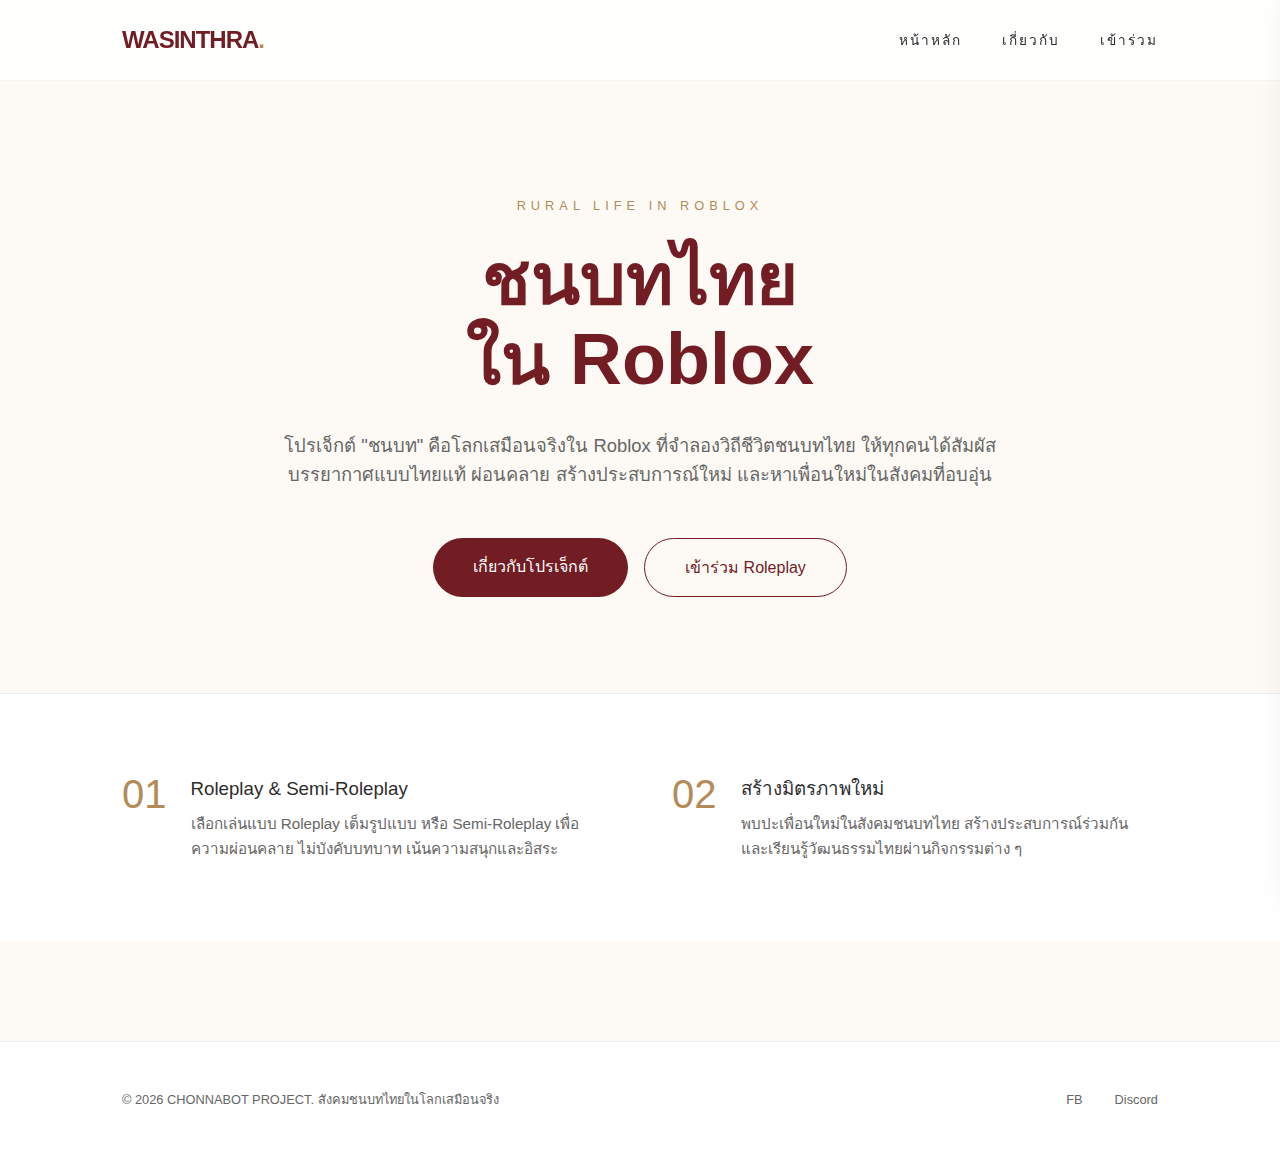
<file: Chonnabot/index.html>
<!DOCTYPE html>
<html lang="th">
<head>
  <meta charset="UTF-8">
  <meta name="viewport" content="width=device-width, initial-scale=1.0">
  <title>Chonnabot Project | ชนบทไทยใน Roblox</title>
  <link rel="stylesheet" href="style.css">
</head>
<body>
  <!-- Header Navigation -->
  <header class="main-header">
    <div class="container">
      <div class="logo">
        <a href="#/home">WASINTHRA<span>.</span></a>
      </div>
      <nav class="nav-menu">
        <ul>
          <li><a href="#/home" class="nav-link">หน้าหลัก</a></li>
          <li><a href="#/about" class="nav-link">เกี่ยวกับ</a></li>
          <li><a href="#/join" class="nav-link">เข้าร่วม</a></li>
        </ul>
      </nav>
      <div class="mobile-toggle" id="mobile-toggle">
        <span></span><span></span><span></span>
      </div>
    </div>
  </header>

  <div class="mobile-nav-overlay" id="nav-overlay"></div>
  <div class="mobile-side-nav" id="side-nav">
    <div class="side-nav-header">
      <div class="logo">CHONNABOT<span>.</span></div>
      <div class="close-btn" id="close-btn">&times;</div>
    </div>
    <ul class="mobile-menu-links">
      <li><a href="#/home">หน้าหลัก</a></li>
      <li><a href="#/about">เกี่ยวกับ</a></li>
      <li><a href="#/join">เข้าร่วม</a></li>
    </ul>
  </div>

  <main>
    <!-- HOME PAGE -->
    <section id="home" class="page-section active">
      <div class="hero-content">
        <span class="sub-title">Rural Life in Roblox</span>
        <h1 class="main-title">ชนบทไทย<br>ใน Roblox</h1>
        <p class="hero-desc">
          โปรเจ็กต์ "ชนบท" คือโลกเสมือนจริงใน Roblox ที่จำลองวิถีชีวิตชนบทไทย ให้ทุกคนได้สัมผัสบรรยากาศแบบไทยแท้ ผ่อนคลาย สร้างประสบการณ์ใหม่ และหาเพื่อนใหม่ในสังคมที่อบอุ่น
        </p>
        <div class="hero-actions">
          <a href="#/about" class="btn btn-primary">เกี่ยวกับโปรเจ็กต์</a>
          <a href="#/join" class="btn btn-outline">เข้าร่วม Roleplay</a>
        </div>
      </div>
      <div class="features-summary">
        <div class="container grid-2">
          <div class="feature-item">
            <span class="feature-num">01</span>
            <div class="feature-text">
              <h3>Roleplay & Semi-Roleplay</h3>
              <p>เลือกเล่นแบบ Roleplay เต็มรูปแบบ หรือ Semi-Roleplay เพื่อความผ่อนคลาย ไม่บังคับบทบาท เน้นความสนุกและอิสระ</p>
            </div>
          </div>
          <div class="feature-item">
            <span class="feature-num">02</span>
            <div class="feature-text">
              <h3>สร้างมิตรภาพใหม่</h3>
              <p>พบปะเพื่อนใหม่ในสังคมชนบทไทย สร้างประสบการณ์ร่วมกัน และเรียนรู้วัฒนธรรมไทยผ่านกิจกรรมต่าง ๆ</p>
            </div>
          </div>
        </div>
      </div>
    </section>

    <!-- ABOUT PAGE -->
    <section id="about" class="page-section">
      <div class="container-narrow">
        <h2 class="section-heading">เกี่ยวกับโปรเจ็กต์ชนบท</h2>
        <div class="about-content">
          <p class="lead">"ชนบท" ใน Roblox คือพื้นที่เสมือนจริงที่ออกแบบมาเพื่อให้ทุกคนได้สัมผัสวิถีชีวิตไทยแบบเรียบง่าย</p>
          <p>เราตั้งใจสร้างสรรค์บรรยากาศชนบทไทยที่อบอุ่น ให้ผู้เล่นได้ผ่อนคลาย สร้างสรรค์เรื่องราวของตนเอง และเรียนรู้คุณค่าของความเป็นไทยผ่านการเล่น</p>
          <blockquote class="thai-quote">
            "ไม่ว่าคุณจะมา Roleplay จริงจัง หรือแค่มาผ่อนคลาย ที่นี่คือบ้านของทุกคน"
          </blockquote>
          <p>โปรเจ็กต์นี้เหมาะสำหรับทุกเพศทุกวัย เปิดโอกาสให้ทุกคนได้สร้างประสบการณ์ใหม่ ๆ และหาเพื่อนใหม่ในโลกเสมือนจริง</p>
        </div>
      </div>
    </section>

    <!-- JOIN PAGE -->
    <section id="join" class="page-section">
      <div class="container-narrow text-center">
        <h2 class="section-heading">เข้าร่วมโลกชนบท</h2>
        <p>
          สามารถเข้าร่วมโปรเจ็กต์ชนบทใน Roblox ได้ง่าย ๆ เพียงค้นหา "Chonnabot" ใน Roblox หรือคลิกปุ่มด้านล่าง<br>
          <a href="https://www.roblox.com/games/your-chonnabot-link" class="btn btn-primary" target="_blank" style="margin-top:1rem;">เล่นเลยบน Roblox</a>
        </p>
      </div>
    </section>
  </main>

  <footer class="main-footer">
    <div class="container footer-content">
      <p>&copy; 2026 CHONNABOT PROJECT. สังคมชนบทไทยในโลกเสมือนจริง</p>
      <div class="footer-links">
        <a href="#">FB</a>
        <a href="#">Discord</a>
      </div>
    </div>
  </footer>

  <script>
    function router() {
      const path = window.location.hash.slice(2) || 'home';
      const validPaths = ['home', 'about', 'join'];
      if (!validPaths.includes(path)) {
        window.location.hash = '/home';
        return;
      }
      document.querySelectorAll('.page-section').forEach(section => {
        section.classList.remove('active');
      });
      const targetSection = document.getElementById(path);
      if (targetSection) targetSection.classList.add('active');
      closeSideNav();
      window.scrollTo({ top: 0, behavior: 'smooth' });
    }
    const mobileToggle = document.getElementById('mobile-toggle');
    const sideNav = document.getElementById('side-nav');
    const navOverlay = document.getElementById('nav-overlay');
    const closeBtn = document.getElementById('close-btn');
    function openSideNav() {
      sideNav.classList.add('active');
      navOverlay.classList.add('active');
      document.body.style.overflow = 'hidden';
    }
    function closeSideNav() {
      sideNav.classList.remove('active');
      navOverlay.classList.remove('active');
      document.body.style.overflow = '';
    }
    mobileToggle.addEventListener('click', openSideNav);
    closeBtn.addEventListener('click', closeSideNav);
    navOverlay.addEventListener('click', closeSideNav);
    window.addEventListener('hashchange', router);
    window.addEventListener('load', router);
  </script>
</body>
</html>
</file>
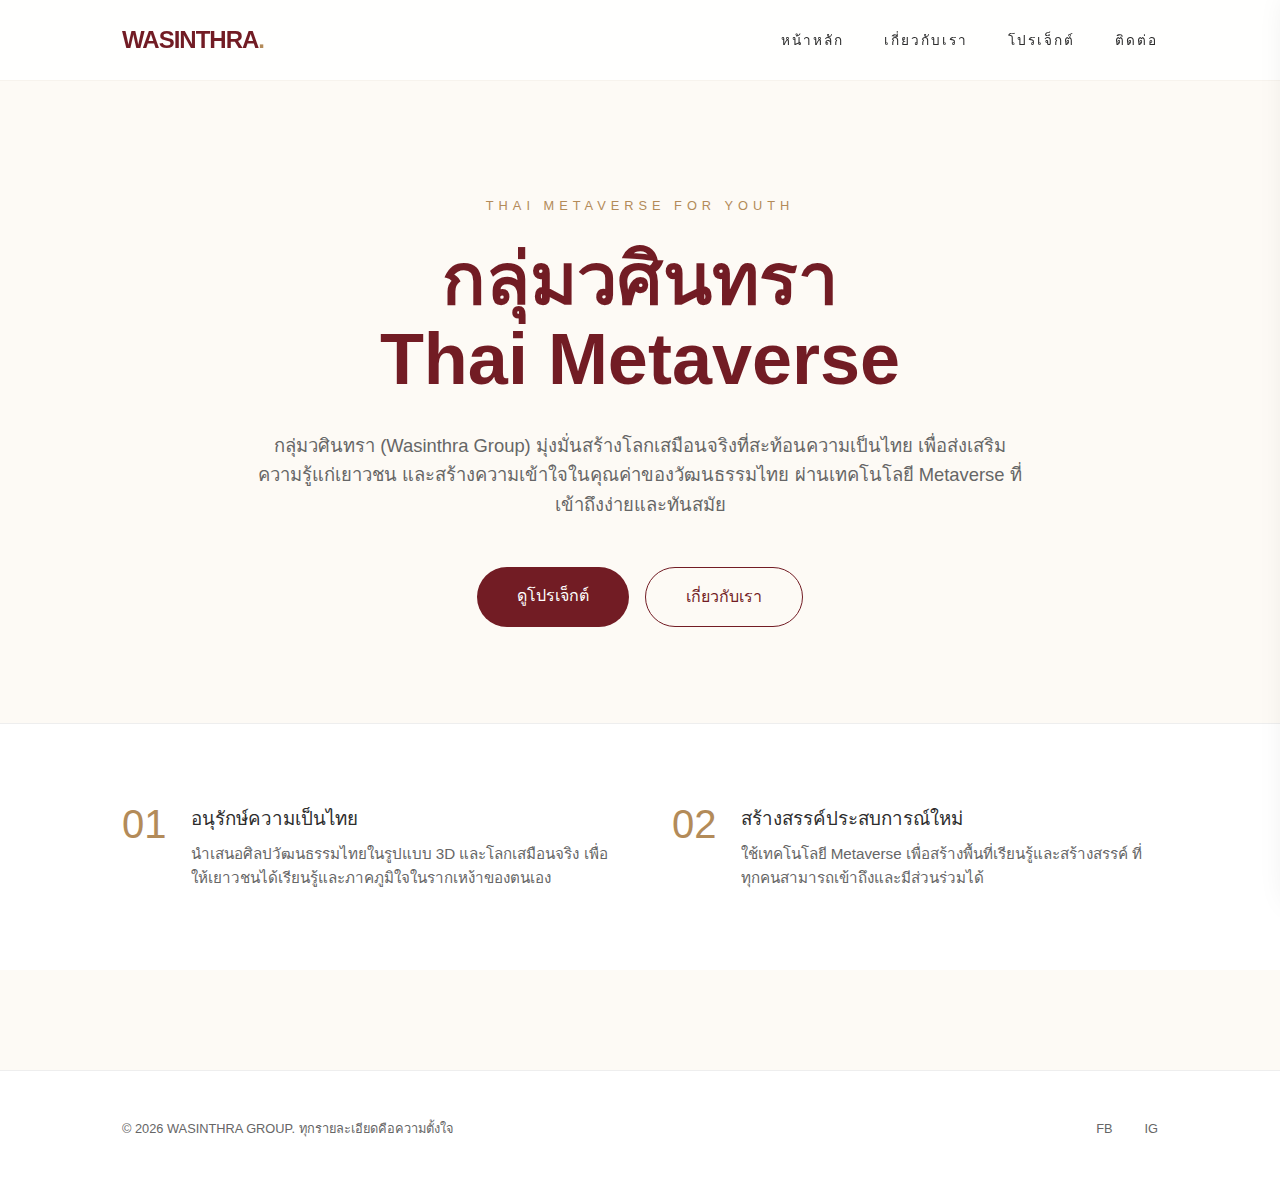
<file: group/index.html>
<!DOCTYPE html>
<html lang="th">
<head>
  <meta charset="UTF-8">
  <meta name="viewport" content="width=device-width, initial-scale=1.0">
  <title>Wasinthra Group | Thai Metaverse</title>
  <link rel="stylesheet" href="style.css">
</head>
<body>
  <!-- Header Navigation -->
  <header class="main-header">
    <div class="container">
      <div class="logo">
        <a href="#/home">WASINTHRA<span>.</span></a>
      </div>
      <nav class="nav-menu">
        <ul>
          <li><a href="#/home" class="nav-link">หน้าหลัก</a></li>
          <li><a href="#/about" class="nav-link">เกี่ยวกับเรา</a></li>
          <li><a href="#/projects" class="nav-link">โปรเจ็กต์</a></li>
          <li><a href="#/contact" class="nav-link">ติดต่อ</a></li>
        </ul>
      </nav>
      <div class="mobile-toggle" id="mobile-toggle">
        <span></span><span></span><span></span>
      </div>
    </div>
  </header>

  <!-- Mobile Side Menu -->
  <div class="mobile-nav-overlay" id="nav-overlay"></div>
  <div class="mobile-side-nav" id="side-nav">
    <div class="side-nav-header">
      <div class="logo">WASINTHRA<span>.</span></div>
      <div class="close-btn" id="close-btn">&times;</div>
    </div>
    <ul class="mobile-menu-links">
      <li><a href="#/home">หน้าหลัก</a></li>
      <li><a href="#/about">เกี่ยวกับเรา</a></li>
      <li><a href="#/projects">โปรเจ็กต์</a></li>
      <li><a href="#/contact">ติดต่อ</a></li>
    </ul>
  </div>

  <main>
    <!-- HOME PAGE -->
    <section id="home" class="page-section active">
      <div class="hero-content">
        <span class="sub-title">Thai Metaverse for Youth</span>
        <h1 class="main-title">กลุ่มวศินทรา<br>Thai Metaverse</h1>
        <p class="hero-desc">
          กลุ่มวศินทรา (Wasinthra Group) มุ่งมั่นสร้างโลกเสมือนจริงที่สะท้อนความเป็นไทย เพื่อส่งเสริมความรู้แก่เยาวชน และสร้างความเข้าใจในคุณค่าของวัฒนธรรมไทย ผ่านเทคโนโลยี Metaverse ที่เข้าถึงง่ายและทันสมัย
        </p>
        <div class="hero-actions">
          <a href="#/projects" class="btn btn-primary">ดูโปรเจ็กต์</a>
          <a href="#/about" class="btn btn-outline">เกี่ยวกับเรา</a>
        </div>
      </div>
      <div class="features-summary">
        <div class="container grid-2">
          <div class="feature-item">
            <span class="feature-num">01</span>
            <div class="feature-text">
              <h3>อนุรักษ์ความเป็นไทย</h3>
              <p>นำเสนอศิลปวัฒนธรรมไทยในรูปแบบ 3D และโลกเสมือนจริง เพื่อให้เยาวชนได้เรียนรู้และภาคภูมิใจในรากเหง้าของตนเอง</p>
            </div>
          </div>
          <div class="feature-item">
            <span class="feature-num">02</span>
            <div class="feature-text">
              <h3>สร้างสรรค์ประสบการณ์ใหม่</h3>
              <p>ใช้เทคโนโลยี Metaverse เพื่อสร้างพื้นที่เรียนรู้และสร้างสรรค์ ที่ทุกคนสามารถเข้าถึงและมีส่วนร่วมได้</p>
            </div>
          </div>
        </div>
      </div>
    </section>

    <!-- ABOUT PAGE -->
    <section id="about" class="page-section">
      <div class="container-narrow">
        <h2 class="section-heading">เกี่ยวกับเรา</h2>
        <div class="about-content">
          <p class="lead">กลุ่มวศินทรา คือกลุ่มนักพัฒนาที่เชื่อว่าความเป็นไทยสามารถเติบโตไปพร้อมกับเทคโนโลยีระดับโลกได้</p>
          <p>เราเชื่อว่าการอนุรักษ์และเผยแพร่วัฒนธรรมไทยในรูปแบบดิจิทัล จะช่วยให้เยาวชนรุ่นใหม่เข้าใจและเห็นคุณค่าของรากเหง้าตนเอง พร้อมทั้งเปิดโอกาสให้คนทั่วโลกได้สัมผัสความงดงามของไทย</p>
          <blockquote class="thai-quote">
            "เทคโนโลยีคือสะพานเชื่อมอดีตสู่อนาคตของความเป็นไทย"
          </blockquote>
          <p>ทุกโปรเจ็กต์ของเราผ่านการค้นคว้าและออกแบบอย่างประณีต เพื่อให้มั่นใจว่าทุกรายละเอียดถูกต้องและเคารพต่อความเป็นไทยสูงสุด</p>
        </div>
      </div>
    </section>

    <!-- PROJECTS PAGE -->
    <section id="projects" class="page-section">
      <div class="container">
        <h2 class="section-heading text-center">โปรเจ็กต์ของเรา</h2>
        <div class="portfolio-grid">
          <div class="portfolio-card">
            <div class="card-image img-ayutthaya"></div>
            <div class="card-info">
              <h3>อยุธยา Metaverse</h3>
              <p>สำรวจอาณาจักรอยุธยาในโลกเสมือนจริง เรียนรู้ประวัติศาสตร์และวัฒนธรรมไทยผ่านเทคโนโลยี VR</p>
            </div>
          </div>
          <div class="portfolio-card">
            <div class="card-image img-rural"></div>
            <div class="card-info">
              <h3>ชนบท (Chonnabot) ใน Roblox</h3>
              <p>สัมผัสวิถีชีวิตชนบทไทยใน Roblox สร้างประสบการณ์ Roleplay และผ่อนคลาย พร้อมหาเพื่อนใหม่</p>
              <a href="/Chonnabot/#/home" class="btn btn-outline" style="margin-top:1rem;">ไปหน้าโปรเจ็กต์ชนบท</a>
            </div>
          </div>
        </div>
      </div>
    </section>

    <!-- CONTACT PAGE -->
    <section id="contact" class="page-section">
      <div class="container-narrow text-center">
        <h2 class="section-heading">ติดต่อเรา</h2>
        <p>ติดต่อสอบถามหรือร่วมงานกับเราได้ที่<br>
          <a href="mailto:info@wasinthra.com">info@wasinthra.com</a>
        </p>
      </div>
    </section>
  </main>

  <!-- Footer -->
  <footer class="main-footer">
    <div class="container footer-content">
      <p>&copy; 2026 WASINTHRA GROUP. ทุกรายละเอียดคือความตั้งใจ</p>
      <div class="footer-links">
        <a href="#">FB</a>
        <a href="#">IG</a>
      </div>
    </div>
  </footer>

  <script>
    // --- Navigation & Redirect Logic ---
    function router() {
      const path = window.location.hash.slice(2) || 'home';
      const validPaths = ['home', 'about', 'projects', 'contact'];
      if (!validPaths.includes(path)) {
        window.location.hash = '/home';
        return;
      }
      document.querySelectorAll('.page-section').forEach(section => {
        section.classList.remove('active');
      });
      const targetSection = document.getElementById(path);
      if (targetSection) targetSection.classList.add('active');
      closeSideNav();
      window.scrollTo({ top: 0, behavior: 'smooth' });
    }
    const mobileToggle = document.getElementById('mobile-toggle');
    const sideNav = document.getElementById('side-nav');
    const navOverlay = document.getElementById('nav-overlay');
    const closeBtn = document.getElementById('close-btn');
    function openSideNav() {
      sideNav.classList.add('active');
      navOverlay.classList.add('active');
      document.body.style.overflow = 'hidden';
    }
    function closeSideNav() {
      sideNav.classList.remove('active');
      navOverlay.classList.remove('active');
      document.body.style.overflow = '';
    }
    mobileToggle.addEventListener('click', openSideNav);
    closeBtn.addEventListener('click', closeSideNav);
    navOverlay.addEventListener('click', closeSideNav);
    window.addEventListener('hashchange', router);
    window.addEventListener('load', router);
  </script>
</body>
</html>
</file>
<file: Chonnabot/style.css>
/* --- Global Styles --- */
:root {
    --thai-red: #721c24;
    --thai-gold: #b38b59;
    --soft-cream: #fdfaf5;
    --text-main: #2d2d2d;
    --text-muted: #666666;
    --transition: all 0.4s cubic-bezier(0.165, 0.84, 0.44, 1);
}

* {
    margin: 0;
    padding: 0;
    box-sizing: border-box;
}

body {
    font-family: 'Kanit', 'Sarabun', sans-serif;
    background-color: var(--soft-cream);
    color: var(--text-main);
    overflow-x: hidden;
    line-height: 1.6;
}

.container {
    max-width: 1100px;
    margin: 0 auto;
    padding: 0 2rem;
}

.container-narrow {
    max-width: 800px;
    margin: 0 auto;
    padding: 0 2rem;
}

.text-center { text-align: center; }

/* --- Navigation --- */
.main-header {
    background-color: rgba(255, 255, 255, 0.9);
    backdrop-filter: blur(10px);
    position: fixed;
    width: 100%;
    top: 0;
    z-index: 900;
    border-bottom: 1px solid rgba(179, 139, 89, 0.1);
}

.main-header .container {
    display: flex;
    justify-content: space-between;
    align-items: center;
    height: 80px;
}

.logo a {
    text-decoration: none;
    font-size: 1.5rem;
    font-weight: 600;
    color: var(--thai-red);
    letter-spacing: -1px;
}

.logo span { color: var(--thai-gold); }

.nav-menu ul {
    display: flex;
    list-style: none;
    gap: 2.5rem;
}

.nav-link {
    text-decoration: none;
    color: var(--text-main);
    font-size: 0.85rem;
    font-weight: 500;
    text-transform: uppercase;
    letter-spacing: 2px;
    transition: var(--transition);
}

.nav-link:hover { color: var(--thai-gold); }

/* --- Mobile Toggle UI --- */
.mobile-toggle {
    display: none;
    flex-direction: column;
    gap: 6px;
    cursor: pointer;
    z-index: 1001;
}

.mobile-toggle span {
    display: block;
    width: 28px;
    height: 2px;
    background-color: var(--thai-red);
    transition: var(--transition);
}

/* --- Mobile Side Nav --- */
.mobile-side-nav {
    position: fixed;
    top: 0;
    right: -300px; /* Hidden state */
    width: 280px;
    height: 100vh;
    background-color: white;
    z-index: 1000;
    box-shadow: -10px 0 30px rgba(0,0,0,0.1);
    transition: var(--transition);
    padding: 2rem;
    display: flex;
    flex-direction: column;
}

.mobile-side-nav.active {
    right: 0;
}

.mobile-nav-overlay {
    position: fixed;
    top: 0;
    left: 0;
    width: 100%;
    height: 100%;
    background: rgba(0,0,0,0.4);
    z-index: 999;
    opacity: 0;
    visibility: hidden;
    transition: var(--transition);
}

.mobile-nav-overlay.active {
    opacity: 1;
    visibility: visible;
}

.side-nav-header {
    display: flex;
    justify-content: space-between;
    align-items: center;
    margin-bottom: 3rem;
}

.close-btn {
    font-size: 2.5rem;
    color: var(--thai-red);
    cursor: pointer;
}

.mobile-menu-links {
    list-style: none;
    display: flex;
    flex-direction: column;
    gap: 1.5rem;
}

.mobile-menu-links a {
    text-decoration: none;
    font-size: 1.2rem;
    color: var(--text-main);
    font-weight: 400;
    display: block;
    padding-bottom: 0.5rem;
    border-bottom: 1px solid #f0f0f0;
}

/* --- Page Management --- */
.page-section {
    display: none;
    padding: 100px 0;
    min-height: 80vh;
}

.page-section.active {
    display: block;
    animation: fadeIn 0.6s ease-out;
}

@keyframes fadeIn {
    from { opacity: 0; transform: translateY(10px); }
    to { opacity: 1; transform: translateY(0); }
}

/* --- Hero Section --- */
.hero-content {
    padding: 6rem 0;
    text-align: center;
    max-width: 800px;
    margin: 0 auto;
}

.sub-title {
    display: block;
    color: var(--thai-gold);
    text-transform: uppercase;
    letter-spacing: 5px;
    font-size: 0.8rem;
    margin-bottom: 1.5rem;
}

.main-title {
    font-size: clamp(2.5rem, 8vw, 4.5rem);
    color: var(--thai-red);
    font-weight: 600;
    line-height: 1.1;
    margin-bottom: 2rem;
}

.hero-desc {
    color: var(--text-muted);
    font-size: 1.15rem;
    font-weight: 300;
    margin-bottom: 3rem;
    padding: 0 1rem;
}

.hero-actions {
    display: flex;
    justify-content: center;
    gap: 1rem;
}

/* --- Buttons --- */
.btn {
    display: inline-block;
    padding: 1rem 2.5rem;
    border-radius: 50px;
    font-size: 1rem;
    font-weight: 400;
    cursor: pointer;
    text-decoration: none;
    transition: var(--transition);
}

.btn-primary {
    background-color: var(--thai-red);
    color: white;
}

.btn-outline {
    background-color: transparent;
    border: 1px solid var(--thai-red);
    color: var(--thai-red);
}

/* --- Features Section --- */
.features-summary {
    background-color: white;
    padding: 5rem 0;
    border-top: 1px solid #eee;
}

.grid-2 {
    display: grid;
    grid-template-columns: 1fr 1fr;
    gap: 4rem;
}

.feature-item { display: flex; gap: 1.5rem; }
.feature-num { font-size: 2.5rem; color: var(--thai-gold); font-weight: 200; }
.feature-text h3 { margin-bottom: 0.5rem; }
.feature-text p { color: var(--text-muted); font-size: 0.95rem; }

/* --- About Page --- */
.section-heading { font-size: 2.5rem; color: var(--thai-red); margin-bottom: 3rem; }
.about-content .lead { font-size: 1.4rem; margin-bottom: 2rem; }
.about-content p { margin-bottom: 1.5rem; color: var(--text-muted); }
.thai-quote {
    border-left: 3px solid var(--thai-gold);
    padding: 1rem 2rem;
    margin: 2.5rem 0;
    font-style: italic;
    background-color: white;
}

/* --- Portfolio Page --- */
.portfolio-grid { display: grid; grid-template-columns: 1fr 1fr; gap: 3rem; }
.portfolio-card { background-color: white; border-radius: 20px; overflow: hidden; transition: var(--transition); }
.portfolio-card:hover { transform: translateY(-10px); }
.card-image { height: 300px; background-size: cover; background-position: center; }
.img-ayutthaya { background-image: url('https://images.unsplash.com/photo-1590001158193-790179980bd1?auto=format&fit=crop&q=80&w=800'); }
.img-rural { background-image: url('https://images.unsplash.com/photo-1505933332803-519846b744f1?auto=format&fit=crop&q=80&w=800'); }
.card-info { padding: 2rem; }

/* --- Team Page --- */
.team-grid { display: flex; justify-content: center; gap: 5rem; margin-top: 4rem; }
.member-avatar { width: 160px; height: 160px; border-radius: 50%; border: 1px solid var(--thai-gold); padding: 5px; margin-bottom: 1rem; }
.member-avatar img { width: 100%; height: 100%; border-radius: 50%; background-color: white; }
.team-member .role { color: var(--thai-gold); text-transform: uppercase; font-size: 0.75rem; letter-spacing: 1px; }

/* --- Footer --- */
.main-footer { background-color: white; padding: 3rem 0; border-top: 1px solid #eee; }
.footer-content { display: flex; justify-content: space-between; align-items: center; font-size: 0.8rem; color: var(--text-muted); }
.footer-links { display: flex; gap: 2rem; }
.footer-links a { text-decoration: none; color: var(--text-muted); }

/* --- Mobile Responsive --- */
@media (max-width: 768px) {
    .nav-menu { display: none; }
    .mobile-toggle { display: flex; }
    .grid-2, .portfolio-grid { grid-template-columns: 1fr; gap: 2rem; }
    .team-grid { flex-direction: column; align-items: center; gap: 3rem; }
    .main-title { font-size: 3rem; }
    .hero-actions { flex-direction: column; width: 100%; }
    .btn { width: 100%; text-align: center; }
    .footer-content { flex-direction: column; gap: 1rem; text-align: center; }
}

    margin: 0 auto;
}

.sub-title {
    display: block;
    color: var(--thai-gold);
    text-transform: uppercase;
    letter-spacing: 5px;
    font-size: 0.8rem;
    margin-bottom: 1.5rem;
}

.main-title {
    font-size: clamp(2.5rem, 8vw, 4.5rem);
    color: var(--thai-red);
    font-weight: 600;
    line-height: 1.1;
    margin-bottom: 2rem;
}

.hero-desc {
    color: var(--text-muted);
    font-size: 1.15rem;
    font-weight: 300;
    margin-bottom: 3rem;
    padding: 0 1rem;
}

.hero-actions {
    display: flex;
    justify-content: center;
    gap: 1rem;
}

/* --- Buttons --- */
.btn {
    padding: 1rem 2.5rem;
    border-radius: 50px;
    font-size: 1rem;
    font-weight: 400;
    cursor: pointer;
    transition: var(--transition);
    border: none;
}

.btn-primary {
    background-color: var(--thai-red);
    color: white;
}

.btn-primary:hover {
    background-color: var(--thai-gold);
    transform: scale(1.05);
}

.btn-outline {
    background-color: transparent;
    border: 1px solid var(--thai-red);
    color: var(--thai-red);
}

.btn-outline:hover {
    background-color: var(--thai-red);
    color: white;
}

/* --- Features Section --- */
.features-summary {
    background-color: white;
    padding: 5rem 0;
    border-top: 1px solid #eee;
}

.grid-2 {
    display: grid;
    grid-template-columns: 1fr 1fr;
    gap: 4rem;
}

.feature-item {
    display: flex;
    gap: 1.5rem;
}

.feature-num {
    font-size: 2.5rem;
    font-weight: 200;
    color: var(--thai-gold);
    line-height: 1;
}

.feature-text h3 { margin-bottom: 0.5rem; font-weight: 500; }
.feature-text p { color: var(--text-muted); font-weight: 300; font-size: 0.95rem; }

/* --- About Page --- */
.section-heading {
    font-size: 2.5rem;
    color: var(--thai-red);
    margin-bottom: 3rem;
}

.about-content .lead {
    font-size: 1.4rem;
    color: var(--text-main);
    margin-bottom: 2rem;
}

.about-content p {
    margin-bottom: 1.5rem;
    color: var(--text-muted);
}

.thai-quote {
    border-left: 3px solid var(--thai-gold);
    padding: 1rem 2rem;
    margin: 2.5rem 0;
    font-style: italic;
    font-size: 1.2rem;
    background-color: white;
}

/* --- Portfolio Page --- */
.portfolio-grid {
    display: grid;
    grid-template-columns: 1fr 1fr;
    gap: 3rem;
}

.portfolio-card {
    background-color: white;
    border-radius: 20px;
    overflow: hidden;
    transition: var(--transition);
}

.portfolio-card:hover {
    transform: translateY(-10px);
    box-shadow: 0 20px 40px rgba(0,0,0,0.05);
}

.card-image {
    height: 300px;
    background-color: #eee;
}

.img-ayutthaya {
    background-image: url('https://images.unsplash.com/photo-1590001158193-790179980bd1?auto=format&fit=crop&q=80&w=800');
    background-size: cover;
    background-position: center;
}

.img-rural {
    background-image: url('https://images.unsplash.com/photo-1505933332803-519846b744f1?auto=format&fit=crop&q=80&w=800');
    background-size: cover;
    background-position: center;
}

.card-info { padding: 2rem; }
.card-info h3 { margin-bottom: 0.5rem; color: var(--thai-red); }
.card-info p { color: var(--text-muted); font-size: 0.9rem; }

/* --- Team Page --- */
.team-grid {
    display: flex;
    justify-content: center;
    gap: 5rem;
    margin-top: 4rem;
}

.member-avatar {
    width: 160px;
    height: 160px;
    border-radius: 50%;
    border: 1px solid var(--thai-gold);
    padding: 5px;
    margin: 0 auto 1.5rem;
}

.member-avatar img {
    width: 100%;
    height: 100%;
    border-radius: 50%;
    background-color: white;
}

.team-member h3 { font-size: 1.25rem; font-weight: 500; }
.team-member .role {
    font-size: 0.75rem;
    text-transform: uppercase;
    letter-spacing: 2px;
    color: var(--thai-gold);
}

/* --- Footer --- */
.main-footer {
    background-color: white;
    padding: 3rem 0;
    border-top: 1px solid #eee;
}

.footer-content {
    display: flex;
    justify-content: space-between;
    align-items: center;
    color: var(--text-muted);
    font-size: 0.8rem;
}

.footer-links {
    display: flex;
    gap: 2rem;
}

.footer-links a {
    text-decoration: none;
    color: var(--text-muted);
    transition: var(--transition);
}

.footer-links a:hover { color: var(--thai-gold); }

/* --- Mobile Responsive --- */
@media (max-width: 768px) {
    .nav-menu { display: none; }
    .mobile-toggle { display: block; }
    .grid-2, .portfolio-grid, .team-grid {
        grid-template-columns: 1fr;
        gap: 2rem;
    }
    .team-grid { flex-direction: column; align-items: center; }
    .main-title { font-size: 3rem; }
    .footer-content { flex-direction: column; gap: 1rem; text-align: center; }
}
</file>
<file: group/style.css>
/* --- Global Styles --- */
:root {
    --thai-red: #721c24;
    --thai-gold: #b38b59;
    --soft-cream: #fdfaf5;
    --text-main: #2d2d2d;
    --text-muted: #666666;
    --transition: all 0.4s cubic-bezier(0.165, 0.84, 0.44, 1);
}

* {
    margin: 0;
    padding: 0;
    box-sizing: border-box;
}

body {
    font-family: 'Kanit', 'Sarabun', sans-serif;
    background-color: var(--soft-cream);
    color: var(--text-main);
    overflow-x: hidden;
    line-height: 1.6;
}

.container {
    max-width: 1100px;
    margin: 0 auto;
    padding: 0 2rem;
}

.container-narrow {
    max-width: 800px;
    margin: 0 auto;
    padding: 0 2rem;
}

.text-center { text-align: center; }

/* --- Navigation --- */
.main-header {
    background-color: rgba(255, 255, 255, 0.9);
    backdrop-filter: blur(10px);
    position: fixed;
    width: 100%;
    top: 0;
    z-index: 900;
    border-bottom: 1px solid rgba(179, 139, 89, 0.1);
}

.main-header .container {
    display: flex;
    justify-content: space-between;
    align-items: center;
    height: 80px;
}

.logo a {
    text-decoration: none;
    font-size: 1.5rem;
    font-weight: 600;
    color: var(--thai-red);
    letter-spacing: -1px;
}

.logo span { color: var(--thai-gold); }

.nav-menu ul {
    display: flex;
    list-style: none;
    gap: 2.5rem;
}

.nav-link {
    text-decoration: none;
    color: var(--text-main);
    font-size: 0.85rem;
    font-weight: 500;
    text-transform: uppercase;
    letter-spacing: 2px;
    transition: var(--transition);
}

.nav-link:hover { color: var(--thai-gold); }

/* --- Mobile Toggle UI --- */
.mobile-toggle {
    display: none;
    flex-direction: column;
    gap: 6px;
    cursor: pointer;
    z-index: 1001;
}

.mobile-toggle span {
    display: block;
    width: 28px;
    height: 2px;
    background-color: var(--thai-red);
    transition: var(--transition);
}

/* --- Mobile Side Nav --- */
.mobile-side-nav {
    position: fixed;
    top: 0;
    right: -300px; /* Hidden state */
    width: 280px;
    height: 100vh;
    background-color: white;
    z-index: 1000;
    box-shadow: -10px 0 30px rgba(0,0,0,0.1);
    transition: var(--transition);
    padding: 2rem;
    display: flex;
    flex-direction: column;
}

.mobile-side-nav.active {
    right: 0;
}

.mobile-nav-overlay {
    position: fixed;
    top: 0;
    left: 0;
    width: 100%;
    height: 100%;
    background: rgba(0,0,0,0.4);
    z-index: 999;
    opacity: 0;
    visibility: hidden;
    transition: var(--transition);
}

.mobile-nav-overlay.active {
    opacity: 1;
    visibility: visible;
}

.side-nav-header {
    display: flex;
    justify-content: space-between;
    align-items: center;
    margin-bottom: 3rem;
}

.close-btn {
    font-size: 2.5rem;
    color: var(--thai-red);
    cursor: pointer;
}

.mobile-menu-links {
    list-style: none;
    display: flex;
    flex-direction: column;
    gap: 1.5rem;
}

.mobile-menu-links a {
    text-decoration: none;
    font-size: 1.2rem;
    color: var(--text-main);
    font-weight: 400;
    display: block;
    padding-bottom: 0.5rem;
    border-bottom: 1px solid #f0f0f0;
}

/* --- Page Management --- */
.page-section {
    display: none;
    padding: 100px 0;
    min-height: 80vh;
}

.page-section.active {
    display: block;
    animation: fadeIn 0.6s ease-out;
}

@keyframes fadeIn {
    from { opacity: 0; transform: translateY(10px); }
    to { opacity: 1; transform: translateY(0); }
}

/* --- Hero Section --- */
.hero-content {
    padding: 6rem 0;
    text-align: center;
    max-width: 800px;
    margin: 0 auto;
}

.sub-title {
    display: block;
    color: var(--thai-gold);
    text-transform: uppercase;
    letter-spacing: 5px;
    font-size: 0.8rem;
    margin-bottom: 1.5rem;
}

.main-title {
    font-size: clamp(2.5rem, 8vw, 4.5rem);
    color: var(--thai-red);
    font-weight: 600;
    line-height: 1.1;
    margin-bottom: 2rem;
}

.hero-desc {
    color: var(--text-muted);
    font-size: 1.15rem;
    font-weight: 300;
    margin-bottom: 3rem;
    padding: 0 1rem;
}

.hero-actions {
    display: flex;
    justify-content: center;
    gap: 1rem;
}

/* --- Buttons --- */
.btn {
    display: inline-block;
    padding: 1rem 2.5rem;
    border-radius: 50px;
    font-size: 1rem;
    font-weight: 400;
    cursor: pointer;
    text-decoration: none;
    transition: var(--transition);
}

.btn-primary {
    background-color: var(--thai-red);
    color: white;
}

.btn-outline {
    background-color: transparent;
    border: 1px solid var(--thai-red);
    color: var(--thai-red);
}

/* --- Features Section --- */
.features-summary {
    background-color: white;
    padding: 5rem 0;
    border-top: 1px solid #eee;
}

.grid-2 {
    display: grid;
    grid-template-columns: 1fr 1fr;
    gap: 4rem;
}

.feature-item { display: flex; gap: 1.5rem; }
.feature-num { font-size: 2.5rem; color: var(--thai-gold); font-weight: 200; }
.feature-text h3 { margin-bottom: 0.5rem; }
.feature-text p { color: var(--text-muted); font-size: 0.95rem; }

/* --- About Page --- */
.section-heading { font-size: 2.5rem; color: var(--thai-red); margin-bottom: 3rem; }
.about-content .lead { font-size: 1.4rem; margin-bottom: 2rem; }
.about-content p { margin-bottom: 1.5rem; color: var(--text-muted); }
.thai-quote {
    border-left: 3px solid var(--thai-gold);
    padding: 1rem 2rem;
    margin: 2.5rem 0;
    font-style: italic;
    background-color: white;
}

/* --- Portfolio Page --- */
.portfolio-grid { display: grid; grid-template-columns: 1fr 1fr; gap: 3rem; }
.portfolio-card { background-color: white; border-radius: 20px; overflow: hidden; transition: var(--transition); }
.portfolio-card:hover { transform: translateY(-10px); }
.card-image { height: 300px; background-size: cover; background-position: center; }
.img-ayutthaya { background-image: url('https://images.unsplash.com/photo-1590001158193-790179980bd1?auto=format&fit=crop&q=80&w=800'); }
.img-rural { background-image: url('https://images.unsplash.com/photo-1505933332803-519846b744f1?auto=format&fit=crop&q=80&w=800'); }
.card-info { padding: 2rem; }

/* --- Team Page --- */
.team-grid { display: flex; justify-content: center; gap: 5rem; margin-top: 4rem; }
.member-avatar { width: 160px; height: 160px; border-radius: 50%; border: 1px solid var(--thai-gold); padding: 5px; margin-bottom: 1rem; }
.member-avatar img { width: 100%; height: 100%; border-radius: 50%; background-color: white; }
.team-member .role { color: var(--thai-gold); text-transform: uppercase; font-size: 0.75rem; letter-spacing: 1px; }

/* --- Footer --- */
.main-footer { background-color: white; padding: 3rem 0; border-top: 1px solid #eee; }
.footer-content { display: flex; justify-content: space-between; align-items: center; font-size: 0.8rem; color: var(--text-muted); }
.footer-links { display: flex; gap: 2rem; }
.footer-links a { text-decoration: none; color: var(--text-muted); }

/* --- Mobile Responsive --- */
@media (max-width: 768px) {
    .nav-menu { display: none; }
    .mobile-toggle { display: flex; }
    .grid-2, .portfolio-grid { grid-template-columns: 1fr; gap: 2rem; }
    .team-grid { flex-direction: column; align-items: center; gap: 3rem; }
    .main-title { font-size: 3rem; }
    .hero-actions { flex-direction: column; width: 100%; }
    .btn { width: 100%; text-align: center; }
    .footer-content { flex-direction: column; gap: 1rem; text-align: center; }
}

    margin: 0 auto;
}

.sub-title {
    display: block;
    color: var(--thai-gold);
    text-transform: uppercase;
    letter-spacing: 5px;
    font-size: 0.8rem;
    margin-bottom: 1.5rem;
}

.main-title {
    font-size: clamp(2.5rem, 8vw, 4.5rem);
    color: var(--thai-red);
    font-weight: 600;
    line-height: 1.1;
    margin-bottom: 2rem;
}

.hero-desc {
    color: var(--text-muted);
    font-size: 1.15rem;
    font-weight: 300;
    margin-bottom: 3rem;
    padding: 0 1rem;
}

.hero-actions {
    display: flex;
    justify-content: center;
    gap: 1rem;
}

/* --- Buttons --- */
.btn {
    padding: 1rem 2.5rem;
    border-radius: 50px;
    font-size: 1rem;
    font-weight: 400;
    cursor: pointer;
    transition: var(--transition);
    border: none;
}

.btn-primary {
    background-color: var(--thai-red);
    color: white;
}

.btn-primary:hover {
    background-color: var(--thai-gold);
    transform: scale(1.05);
}

.btn-outline {
    background-color: transparent;
    border: 1px solid var(--thai-red);
    color: var(--thai-red);
}

.btn-outline:hover {
    background-color: var(--thai-red);
    color: white;
}

/* --- Features Section --- */
.features-summary {
    background-color: white;
    padding: 5rem 0;
    border-top: 1px solid #eee;
}

.grid-2 {
    display: grid;
    grid-template-columns: 1fr 1fr;
    gap: 4rem;
}

.feature-item {
    display: flex;
    gap: 1.5rem;
}

.feature-num {
    font-size: 2.5rem;
    font-weight: 200;
    color: var(--thai-gold);
    line-height: 1;
}

.feature-text h3 { margin-bottom: 0.5rem; font-weight: 500; }
.feature-text p { color: var(--text-muted); font-weight: 300; font-size: 0.95rem; }

/* --- About Page --- */
.section-heading {
    font-size: 2.5rem;
    color: var(--thai-red);
    margin-bottom: 3rem;
}

.about-content .lead {
    font-size: 1.4rem;
    color: var(--text-main);
    margin-bottom: 2rem;
}

.about-content p {
    margin-bottom: 1.5rem;
    color: var(--text-muted);
}

.thai-quote {
    border-left: 3px solid var(--thai-gold);
    padding: 1rem 2rem;
    margin: 2.5rem 0;
    font-style: italic;
    font-size: 1.2rem;
    background-color: white;
}

/* --- Portfolio Page --- */
.portfolio-grid {
    display: grid;
    grid-template-columns: 1fr 1fr;
    gap: 3rem;
}

.portfolio-card {
    background-color: white;
    border-radius: 20px;
    overflow: hidden;
    transition: var(--transition);
}

.portfolio-card:hover {
    transform: translateY(-10px);
    box-shadow: 0 20px 40px rgba(0,0,0,0.05);
}

.card-image {
    height: 300px;
    background-color: #eee;
}

.img-ayutthaya {
    background-image: url('https://images.unsplash.com/photo-1590001158193-790179980bd1?auto=format&fit=crop&q=80&w=800');
    background-size: cover;
    background-position: center;
}

.img-rural {
    background-image: url('https://images.unsplash.com/photo-1505933332803-519846b744f1?auto=format&fit=crop&q=80&w=800');
    background-size: cover;
    background-position: center;
}

.card-info { padding: 2rem; }
.card-info h3 { margin-bottom: 0.5rem; color: var(--thai-red); }
.card-info p { color: var(--text-muted); font-size: 0.9rem; }

/* --- Team Page --- */
.team-grid {
    display: flex;
    justify-content: center;
    gap: 5rem;
    margin-top: 4rem;
}

.member-avatar {
    width: 160px;
    height: 160px;
    border-radius: 50%;
    border: 1px solid var(--thai-gold);
    padding: 5px;
    margin: 0 auto 1.5rem;
}

.member-avatar img {
    width: 100%;
    height: 100%;
    border-radius: 50%;
    background-color: white;
}

.team-member h3 { font-size: 1.25rem; font-weight: 500; }
.team-member .role {
    font-size: 0.75rem;
    text-transform: uppercase;
    letter-spacing: 2px;
    color: var(--thai-gold);
}

/* --- Footer --- */
.main-footer {
    background-color: white;
    padding: 3rem 0;
    border-top: 1px solid #eee;
}

.footer-content {
    display: flex;
    justify-content: space-between;
    align-items: center;
    color: var(--text-muted);
    font-size: 0.8rem;
}

.footer-links {
    display: flex;
    gap: 2rem;
}

.footer-links a {
    text-decoration: none;
    color: var(--text-muted);
    transition: var(--transition);
}

.footer-links a:hover { color: var(--thai-gold); }

/* --- Mobile Responsive --- */
@media (max-width: 768px) {
    .nav-menu { display: none; }
    .mobile-toggle { display: block; }
    .grid-2, .portfolio-grid, .team-grid {
        grid-template-columns: 1fr;
        gap: 2rem;
    }
    .team-grid { flex-direction: column; align-items: center; }
    .main-title { font-size: 3rem; }
    .footer-content { flex-direction: column; gap: 1rem; text-align: center; }
}
</file>
